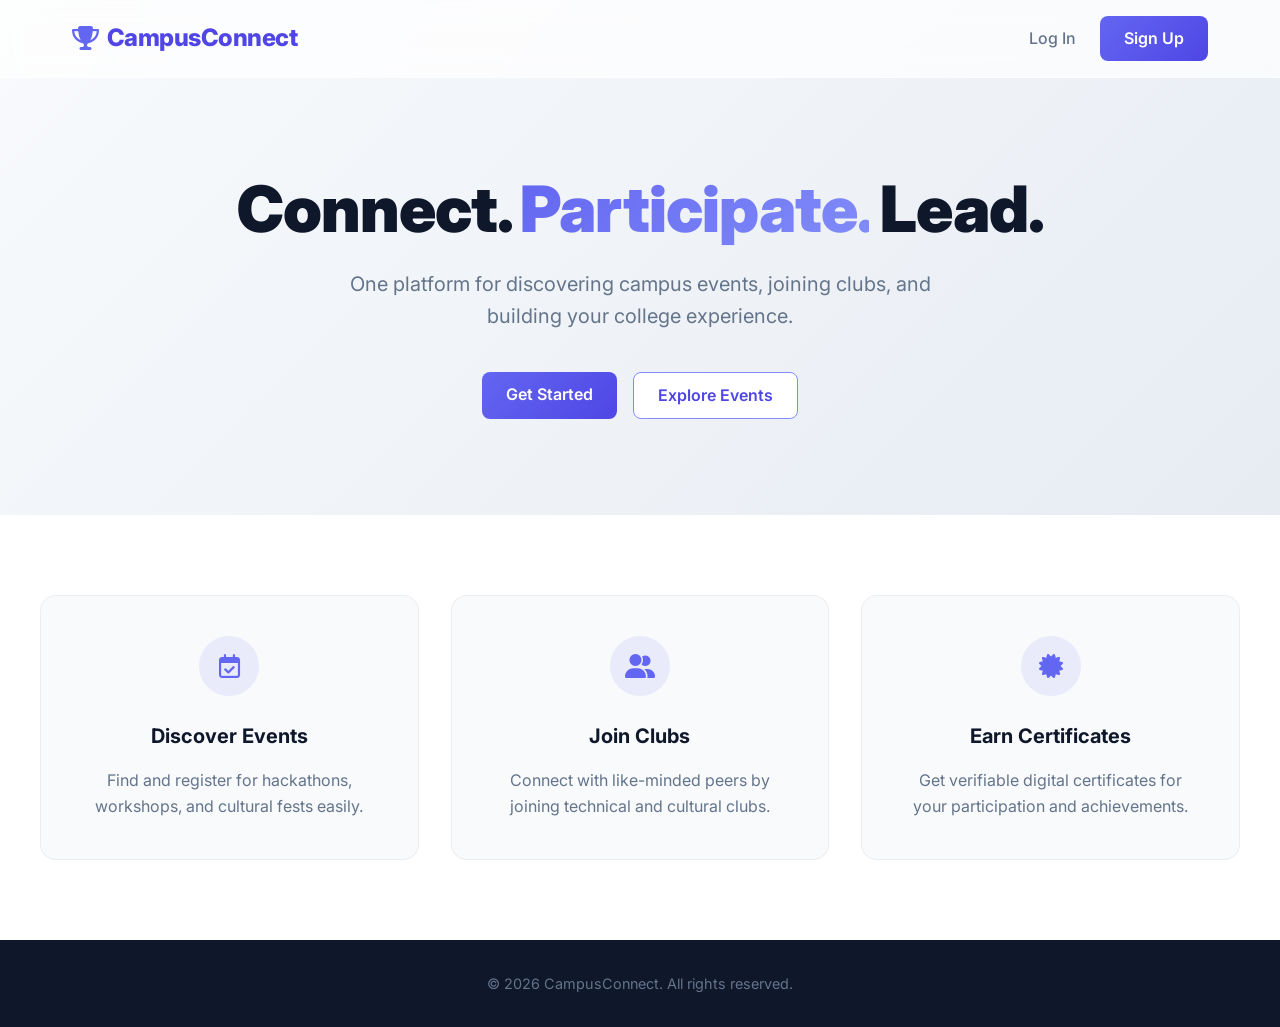
<file: index.html>
<!DOCTYPE html>
<html lang="en">
<head>
  <meta charset="UTF-8">
  <meta name="viewport" content="width=device-width, initial-scale=1.0">
  <title>CampusConnect - Discover, Connect, Lead</title>
  <meta name="description" content="One platform for discovering campus events, joining clubs, and building your college experience.">
  <link rel="stylesheet" href="styles.css">
  <link rel="preconnect" href="https://fonts.googleapis.com">
  <link rel="preconnect" href="https://fonts.gstatic.com" crossorigin>
  <link href="https://fonts.googleapis.com/css2?family=Inter:wght@400;500;600;800;900&display=swap" rel="stylesheet">
  <link rel="stylesheet" href="https://cdnjs.cloudflare.com/ajax/libs/font-awesome/6.4.0/css/all.min.css">
</head>
<body>
  <header>
    <div class="nav-container">
      <a href="index.html" class="logo">
        <i class="fa-solid fa-trophy"></i> CampusConnect
      </a>
      <nav class="nav-links">
        <a href="login.html" class="btn-login">Log In</a>
        <a href="register.html" class="btn-primary">Sign Up</a>
      </nav>
    </div>
  </header>

  <main class="hero">
    <h1>Connect. <span>Participate.</span> Lead.</h1>
    <p>One platform for discovering campus events, joining clubs, and building your college experience.</p>
    <div class="hero-actions">
      <a href="register.html" class="btn-primary">Get Started</a>
      <a href="login.html" class="btn-secondary">Explore Events</a>
    </div>
  </main>

  <section class="features">
    <div class="features-grid">
      <div class="feature-card">
        <div class="feature-icon">
          <i class="fa-regular fa-calendar-check"></i>
        </div>
        <h3>Discover Events</h3>
        <p>Find and register for hackathons, workshops, and cultural fests easily.</p>
      </div>
      <div class="feature-card">
        <div class="feature-icon">
          <i class="fa-solid fa-user-group"></i>
        </div>
        <h3>Join Clubs</h3>
        <p>Connect with like-minded peers by joining technical and cultural clubs.</p>
      </div>
      <div class="feature-card">
        <div class="feature-icon">
          <i class="fa-solid fa-certificate"></i>
        </div>
        <h3>Earn Certificates</h3>
        <p>Get verifiable digital certificates for your participation and achievements.</p>
      </div>
    </div>
  </section>

  <footer>
    <p>&copy; 2026 CampusConnect. All rights reserved.</p>
  </footer>
</body>
</html>
</file>
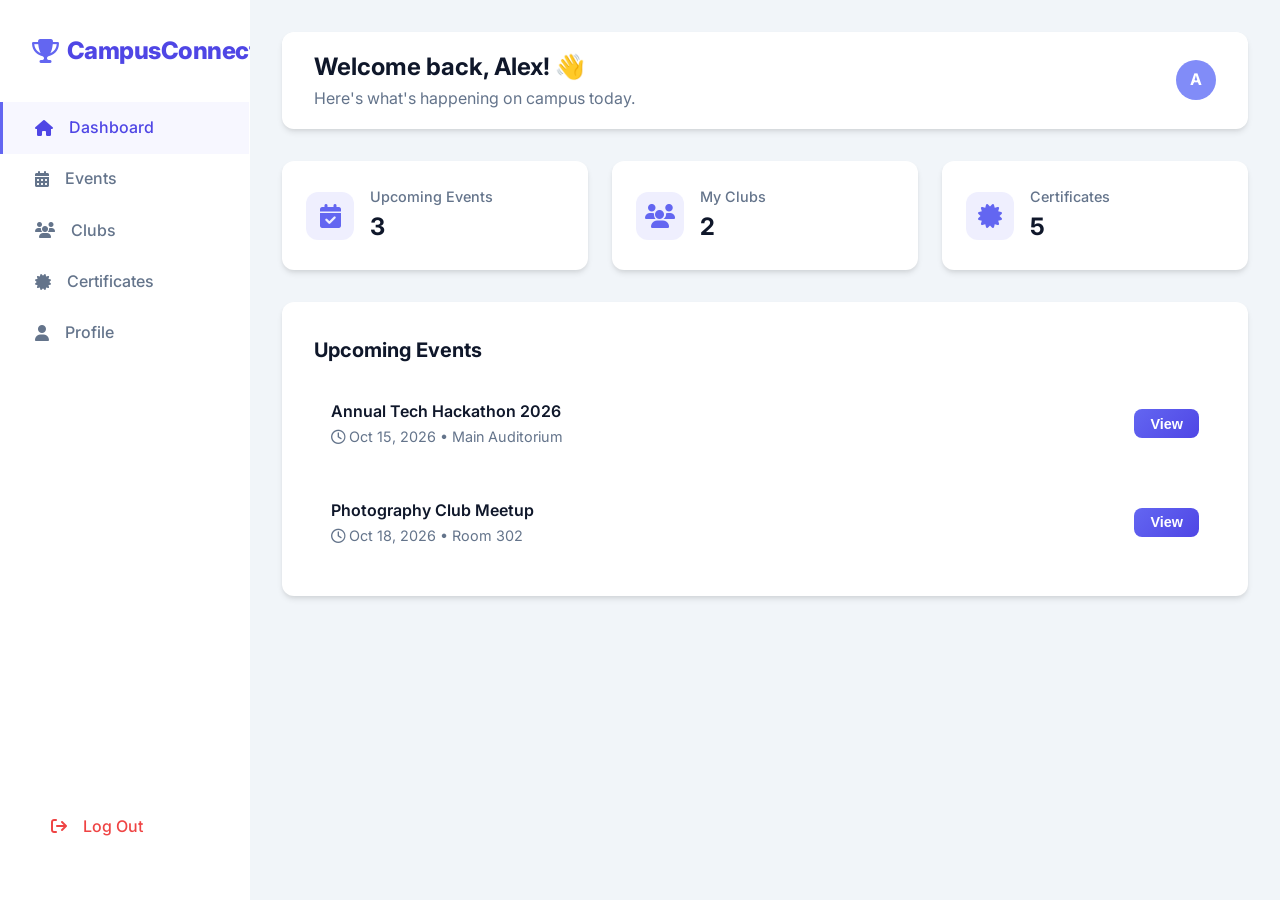
<file: dashboard.html>
<!DOCTYPE html>
<html lang="en">
<head>
  <meta charset="UTF-8">
  <meta name="viewport" content="width=device-width, initial-scale=1.0">
  <title>Dashboard - CampusConnect</title>
  <meta name="description" content="Dashboard for CampusConnect">
  <link rel="stylesheet" href="styles.css">
  <link href="https://fonts.googleapis.com/css2?family=Inter:wght@400;500;600;800;900&display=swap" rel="stylesheet">
  <link rel="stylesheet" href="https://cdnjs.cloudflare.com/ajax/libs/font-awesome/6.4.0/css/all.min.css">
</head>
<body>
  <div class="dashboard-layout">
    <!-- Sidebar -->
    <aside class="sidebar">
      <div class="logo">
        <i class="fa-solid fa-trophy"></i> CampusConnect
      </div>
      <nav>
        <a href="#" class="nav-item active">
          <i class="fa-solid fa-house"></i> Dashboard
        </a>
        <a href="#" class="nav-item">
          <i class="fa-solid fa-calendar-days"></i> Events
        </a>
        <a href="#" class="nav-item">
          <i class="fa-solid fa-users"></i> Clubs
        </a>
        <a href="#" class="nav-item">
          <i class="fa-solid fa-certificate"></i> Certificates
        </a>
        <a href="#" class="nav-item">
          <i class="fa-solid fa-user"></i> Profile
        </a>
      </nav>
      <div style="margin-top: auto; padding: 1rem;">
        <a href="index.html" class="nav-item" style="color: #ef4444;">
          <i class="fa-solid fa-arrow-right-from-bracket"></i> Log Out
        </a>
      </div>
    </aside>

    <!-- Main Content -->
    <main class="dashboard-content">
      <header class="dashboard-header">
        <div>
          <h2 style="font-size: 1.5rem; font-weight: 700;">Welcome back, Alex! 👋</h2>
          <p style="color: var(--text-muted);">Here's what's happening on campus today.</p>
        </div>
        <div style="display: flex; gap: 1rem; align-items: center;">
          <div style="width: 40px; height: 40px; border-radius: 50%; background: var(--primary-light); display: flex; justify-content: center; align-items: center; color: white; font-weight: bold;">
            A
          </div>
        </div>
      </header>

      <!-- Stats -->
      <div class="stats-grid">
        <div class="stat-card">
          <div class="stat-icon"><i class="fa-solid fa-calendar-check"></i></div>
          <div class="stat-info">
            <h4>Upcoming Events</h4>
            <p>3</p>
          </div>
        </div>
        <div class="stat-card">
          <div class="stat-icon"><i class="fa-solid fa-users"></i></div>
          <div class="stat-info">
            <h4>My Clubs</h4>
            <p>2</p>
          </div>
        </div>
        <div class="stat-card">
          <div class="stat-icon"><i class="fa-solid fa-certificate"></i></div>
          <div class="stat-info">
            <h4>Certificates</h4>
            <p>5</p>
          </div>
        </div>
      </div>

      <!-- Recent Activity / Events Placeholder -->
      <div style="background: white; padding: 2rem; border-radius: 12px; box-shadow: var(--shadow-sm);">
        <h3 style="margin-bottom: 1rem; font-size: 1.25rem;">Upcoming Events</h3>
        <div style="border: 1px solid var(--glass-border); border-radius: 8px; padding: 1rem; margin-bottom: 1rem; display: flex; justify-content: space-between; align-items: center;">
          <div>
            <h4 style="font-weight: 600;">Annual Tech Hackathon 2026</h4>
            <p style="font-size: 0.9rem; color: var(--text-muted);"><i class="fa-regular fa-clock"></i> Oct 15, 2026 &bull; Main Auditorium</p>
          </div>
          <button class="btn-primary" style="padding: 0.4rem 1rem; font-size: 0.9rem;">View</button>
        </div>
        <div style="border: 1px solid var(--glass-border); border-radius: 8px; padding: 1rem; display: flex; justify-content: space-between; align-items: center;">
          <div>
            <h4 style="font-weight: 600;">Photography Club Meetup</h4>
            <p style="font-size: 0.9rem; color: var(--text-muted);"><i class="fa-regular fa-clock"></i> Oct 18, 2026 &bull; Room 302</p>
          </div>
          <button class="btn-primary" style="padding: 0.4rem 1rem; font-size: 0.9rem;">View</button>
        </div>
      </div>
    </main>
  </div>
</body>
</html>
</file>
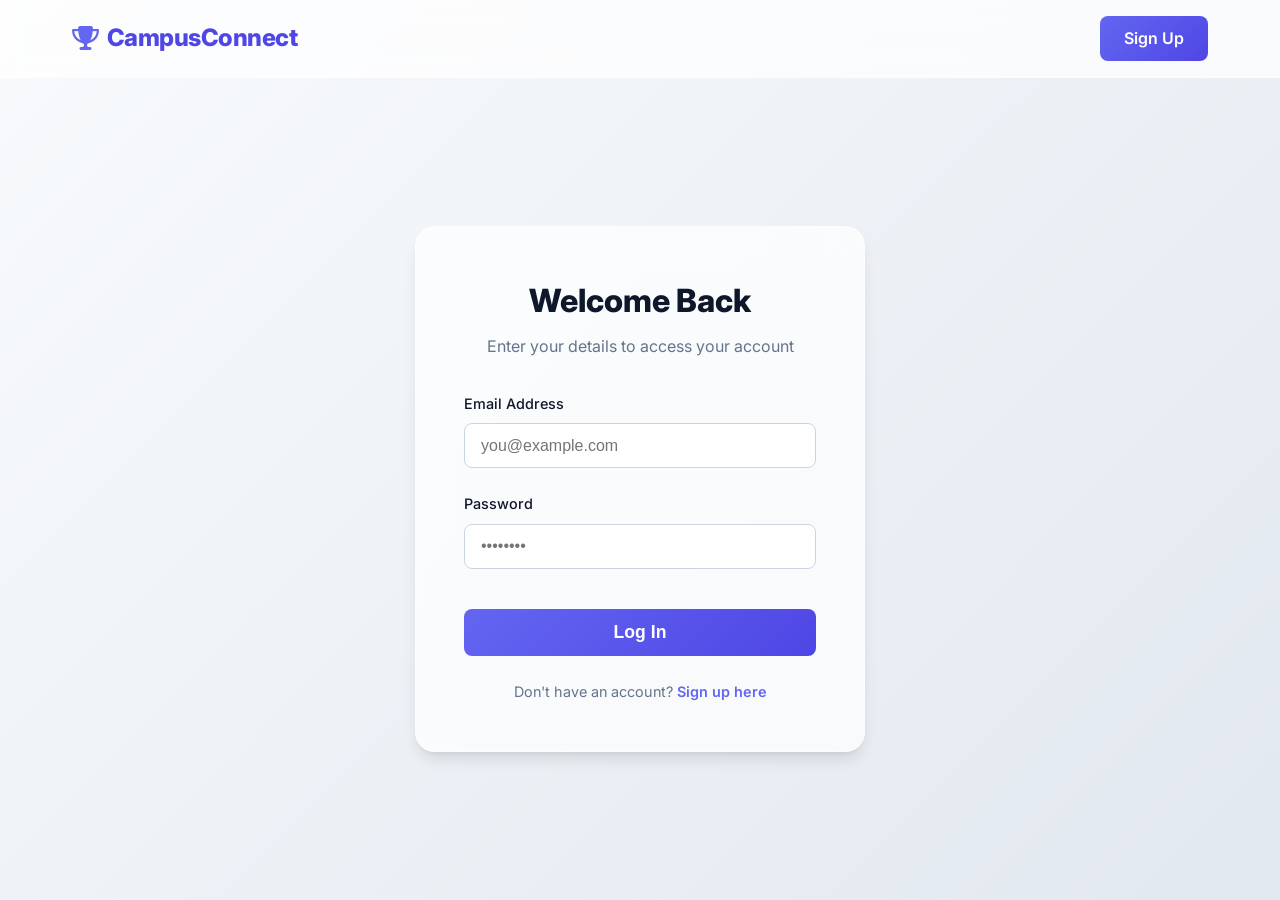
<file: login.html>
<!DOCTYPE html>
<html lang="en">
<head>
  <meta charset="UTF-8">
  <meta name="viewport" content="width=device-width, initial-scale=1.0">
  <title>Log In - CampusConnect</title>
  <meta name="description" content="Log in to CampusConnect">
  <link rel="stylesheet" href="styles.css">
  <link href="https://fonts.googleapis.com/css2?family=Inter:wght@400;500;600;800;900&display=swap" rel="stylesheet">
  <link rel="stylesheet" href="https://cdnjs.cloudflare.com/ajax/libs/font-awesome/6.4.0/css/all.min.css">
</head>
<body>
  <header>
    <div class="nav-container">
      <a href="index.html" class="logo">
        <i class="fa-solid fa-trophy"></i> CampusConnect
      </a>
      <nav class="nav-links">
        <a href="register.html" class="btn-primary">Sign Up</a>
      </nav>
    </div>
  </header>

  <main class="auth-container">
    <div class="auth-card">
      <div class="auth-header">
        <h2>Welcome Back</h2>
        <p>Enter your details to access your account</p>
      </div>
      <form action="dashboard.html" method="GET">
        <div class="form-group">
          <label for="email">Email Address</label>
          <input type="email" id="email" class="form-control" placeholder="you@example.com" required>
        </div>
        <div class="form-group">
          <label for="password">Password</label>
          <input type="password" id="password" class="form-control" placeholder="••••••••" required>
        </div>
        <button type="submit" class="btn-primary">Log In</button>
      </form>
      <div class="auth-footer">
        <p>Don't have an account? <a href="register.html">Sign up here</a></p>
      </div>
    </div>
  </main>
</body>
</html>
</file>
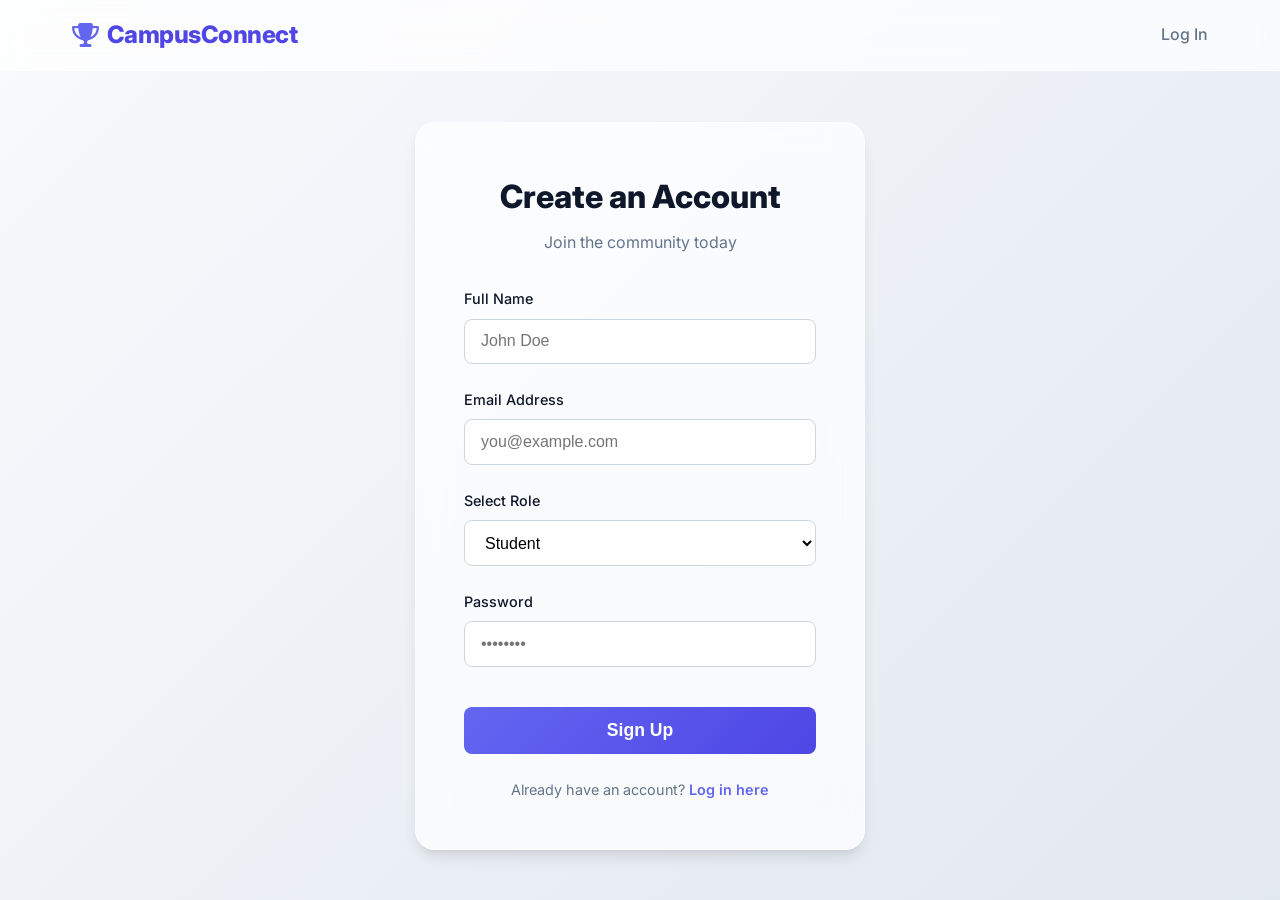
<file: register.html>
<!DOCTYPE html>
<html lang="en">
<head>
  <meta charset="UTF-8">
  <meta name="viewport" content="width=device-width, initial-scale=1.0">
  <title>Sign Up - CampusConnect</title>
  <meta name="description" content="Sign up for CampusConnect">
  <link rel="stylesheet" href="styles.css">
  <link href="https://fonts.googleapis.com/css2?family=Inter:wght@400;500;600;800;900&display=swap" rel="stylesheet">
  <link rel="stylesheet" href="https://cdnjs.cloudflare.com/ajax/libs/font-awesome/6.4.0/css/all.min.css">
</head>
<body>
  <header>
    <div class="nav-container">
      <a href="index.html" class="logo">
        <i class="fa-solid fa-trophy"></i> CampusConnect
      </a>
      <nav class="nav-links">
        <a href="login.html" class="btn-login">Log In</a>
      </nav>
    </div>
  </header>

  <main class="auth-container">
    <div class="auth-card">
      <div class="auth-header">
        <h2>Create an Account</h2>
        <p>Join the community today</p>
      </div>
      <form action="dashboard.html" method="GET">
        <div class="form-group">
          <label for="name">Full Name</label>
          <input type="text" id="name" class="form-control" placeholder="John Doe" required>
        </div>
        <div class="form-group">
          <label for="email">Email Address</label>
          <input type="email" id="email" class="form-control" placeholder="you@example.com" required>
        </div>
        <div class="form-group">
          <label for="role">Select Role</label>
          <select id="role" class="form-control" required style="appearance: auto; background-color: white;">
            <option value="Student">Student</option>
            <option value="Club Coordinator">Club Coordinator</option>
          </select>
        </div>
        <div class="form-group">
          <label for="password">Password</label>
          <input type="password" id="password" class="form-control" placeholder="••••••••" required>
        </div>
        <button type="submit" class="btn-primary">Sign Up</button>
      </form>
      <div class="auth-footer">
        <p>Already have an account? <a href="login.html">Log in here</a></p>
      </div>
    </div>
  </main>
</body>
</html>
</file>
<file: styles.css>
:root {
  /* Modern premium color palette */
  --primary: #6366f1; /* Indigo */
  --primary-light: #818cf8;
  --primary-dark: #4f46e5;
  --bg-gradient-start: #f8fafc;
  --bg-gradient-end: #e2e8f0;
  --text-dark: #0f172a;
  --text-muted: #64748b;
  --white: #ffffff;
  
  --glass-bg: rgba(255, 255, 255, 0.7);
  --glass-border: rgba(255, 255, 255, 0.5);
  --shadow-sm: 0 4px 6px -1px rgba(0, 0, 0, 0.1), 0 2px 4px -1px rgba(0, 0, 0, 0.06);
  --shadow-lg: 0 10px 15px -3px rgba(0, 0, 0, 0.1), 0 4px 6px -2px rgba(0, 0, 0, 0.05);
  --shadow-glow: 0 0 20px rgba(99, 102, 241, 0.4);
}

* {
  margin: 0;
  padding: 0;
  box-sizing: border-box;
}

body {
  font-family: 'Inter', system-ui, -apple-system, sans-serif;
  background: linear-gradient(135deg, var(--bg-gradient-start), var(--bg-gradient-end));
  color: var(--text-dark);
  line-height: 1.6;
  min-height: 100vh;
  display: flex;
  flex-direction: column;
}

a {
  text-decoration: none;
  color: inherit;
}

/* Glassmorphism Header */
header {
  position: sticky;
  top: 0;
  z-index: 100;
  background: var(--glass-bg);
  backdrop-filter: blur(12px);
  -webkit-backdrop-filter: blur(12px);
  border-bottom: 1px solid var(--glass-border);
}

.nav-container {
  max-width: 1200px;
  margin: 0 auto;
  padding: 1rem 2rem;
  display: flex;
  justify-content: space-between;
  align-items: center;
}

.logo {
  font-size: 1.5rem;
  font-weight: 800;
  color: var(--primary-dark);
  display: flex;
  align-items: center;
  gap: 0.5rem;
  letter-spacing: -0.5px;
}

.logo i {
  color: var(--primary);
}

.nav-links {
  display: flex;
  gap: 1.5rem;
  align-items: center;
}

.btn-login {
  font-weight: 500;
  color: var(--text-muted);
  transition: color 0.3s ease;
}

.btn-login:hover {
  color: var(--primary-dark);
}

.btn-primary {
  background: linear-gradient(135deg, var(--primary), var(--primary-dark));
  color: var(--white);
  padding: 0.6rem 1.5rem;
  border-radius: 8px;
  font-weight: 600;
  transition: transform 0.2s ease, box-shadow 0.2s ease;
  border: none;
  cursor: pointer;
  display: inline-block;
}

.btn-primary:hover {
  transform: translateY(-2px);
  box-shadow: var(--shadow-glow);
}

.btn-secondary {
  background: var(--white);
  color: var(--primary-dark);
  padding: 0.6rem 1.5rem;
  border-radius: 8px;
  font-weight: 600;
  transition: transform 0.2s ease, box-shadow 0.2s ease;
  border: 1px solid var(--primary-light);
  cursor: pointer;
  display: inline-block;
}

.btn-secondary:hover {
  transform: translateY(-2px);
  box-shadow: var(--shadow-sm);
  background: #f8fafc;
}

/* Hero Section */
.hero {
  padding: 6rem 2rem;
  text-align: center;
  flex-grow: 1;
  display: flex;
  flex-direction: column;
  justify-content: center;
}

.hero h1 {
  font-size: clamp(2.5rem, 5vw, 4.5rem);
  font-weight: 900;
  line-height: 1.1;
  margin-bottom: 1.5rem;
  letter-spacing: -1px;
}

.hero h1 span {
  background: linear-gradient(135deg, var(--primary), var(--primary-light));
  -webkit-background-clip: text;
  background-clip: text;
  -webkit-text-fill-color: transparent;
}

.hero p {
  font-size: 1.25rem;
  color: var(--text-muted);
  max-width: 600px;
  margin: 0 auto 2.5rem auto;
}

.hero-actions {
  display: flex;
  justify-content: center;
  gap: 1rem;
}

/* Features Section */
.features {
  padding: 5rem 2rem;
  background: var(--white);
}

.features-grid {
  max-width: 1200px;
  margin: 0 auto;
  display: grid;
  grid-template-columns: repeat(auto-fit, minmax(300px, 1fr));
  gap: 2rem;
}

.feature-card {
  background: var(--bg-gradient-start);
  padding: 2.5rem;
  border-radius: 16px;
  text-align: center;
  transition: transform 0.3s ease, box-shadow 0.3s ease;
  border: 1px solid rgba(0,0,0,0.05);
}

.feature-card:hover {
  transform: translateY(-10px);
  box-shadow: var(--shadow-lg);
}

.feature-icon {
  width: 60px;
  height: 60px;
  background: rgba(99, 102, 241, 0.1);
  color: var(--primary);
  border-radius: 50%;
  display: flex;
  align-items: center;
  justify-content: center;
  margin: 0 auto 1.5rem auto;
  font-size: 1.5rem;
}

.feature-card h3 {
  font-size: 1.25rem;
  margin-bottom: 1rem;
  color: var(--text-dark);
}

.feature-card p {
  color: var(--text-muted);
}

/* Forms (Login/Register) */
.auth-container {
  flex-grow: 1;
  display: flex;
  align-items: center;
  justify-content: center;
  padding: 2rem;
}

.auth-card {
  background: var(--glass-bg);
  backdrop-filter: blur(16px);
  -webkit-backdrop-filter: blur(16px);
  border: 1px solid var(--glass-border);
  padding: 3rem;
  border-radius: 20px;
  width: 100%;
  max-width: 450px;
  box-shadow: var(--shadow-lg);
  animation: slideUp 0.5s ease forwards;
}

.auth-header {
  text-align: center;
  margin-bottom: 2rem;
}

.auth-header h2 {
  font-size: 2rem;
  font-weight: 800;
  margin-bottom: 0.5rem;
}

.auth-header p {
  color: var(--text-muted);
}

.form-group {
  margin-bottom: 1.5rem;
}

.form-group label {
  display: block;
  margin-bottom: 0.5rem;
  font-weight: 500;
  font-size: 0.9rem;
}

.form-control {
  width: 100%;
  padding: 0.8rem 1rem;
  border: 1px solid #cbd5e1;
  border-radius: 8px;
  font-size: 1rem;
  transition: border-color 0.3s ease, box-shadow 0.3s ease;
  background: rgba(255,255,255,0.9);
}

.form-control:focus {
  outline: none;
  border-color: var(--primary);
  box-shadow: 0 0 0 3px rgba(99, 102, 241, 0.2);
}

.auth-card .btn-primary {
  width: 100%;
  padding: 0.8rem;
  font-size: 1.1rem;
  margin-top: 1rem;
}

.auth-footer {
  margin-top: 1.5rem;
  text-align: center;
  font-size: 0.9rem;
  color: var(--text-muted);
}

.auth-footer a {
  color: var(--primary);
  font-weight: 600;
}

/* Dashboard Layout */
.dashboard-layout {
  display: flex;
  min-height: 100vh;
}

.sidebar {
  width: 250px;
  background: var(--white);
  border-right: 1px solid var(--glass-border);
  padding: 2rem 0;
  display: flex;
  flex-direction: column;
}

.sidebar .logo {
  padding: 0 2rem;
  margin-bottom: 2rem;
}

.nav-item {
  padding: 0.8rem 2rem;
  display: flex;
  align-items: center;
  gap: 1rem;
  color: var(--text-muted);
  font-weight: 500;
  transition: all 0.2s ease;
  border-left: 3px solid transparent;
}

.nav-item:hover, .nav-item.active {
  color: var(--primary-dark);
  background: rgba(99, 102, 241, 0.05);
}

.nav-item.active {
  border-left-color: var(--primary);
}

.dashboard-content {
  flex-grow: 1;
  padding: 2rem;
  background: #f1f5f9;
}

.dashboard-header {
  display: flex;
  justify-content: space-between;
  align-items: center;
  margin-bottom: 2rem;
  background: var(--white);
  padding: 1rem 2rem;
  border-radius: 12px;
  box-shadow: var(--shadow-sm);
}

.stats-grid {
  display: grid;
  grid-template-columns: repeat(auto-fit, minmax(200px, 1fr));
  gap: 1.5rem;
  margin-bottom: 2rem;
}

.stat-card {
  background: var(--white);
  padding: 1.5rem;
  border-radius: 12px;
  box-shadow: var(--shadow-sm);
  display: flex;
  align-items: center;
  gap: 1rem;
}

.stat-icon {
  width: 48px;
  height: 48px;
  border-radius: 12px;
  background: rgba(99, 102, 241, 0.1);
  color: var(--primary);
  display: flex;
  align-items: center;
  justify-content: center;
  font-size: 1.5rem;
}

.stat-info h4 {
  color: var(--text-muted);
  font-size: 0.9rem;
  font-weight: 500;
}

.stat-info p {
  font-size: 1.5rem;
  font-weight: 700;
  color: var(--text-dark);
}

/* Animations */
@keyframes slideUp {
  from { opacity: 0; transform: translateY(20px); }
  to { opacity: 1; transform: translateY(0); }
}

footer {
  text-align: center;
  padding: 2rem;
  background: #0f172a;
  color: #64748b;
  font-size: 0.9rem;
}
</file>
